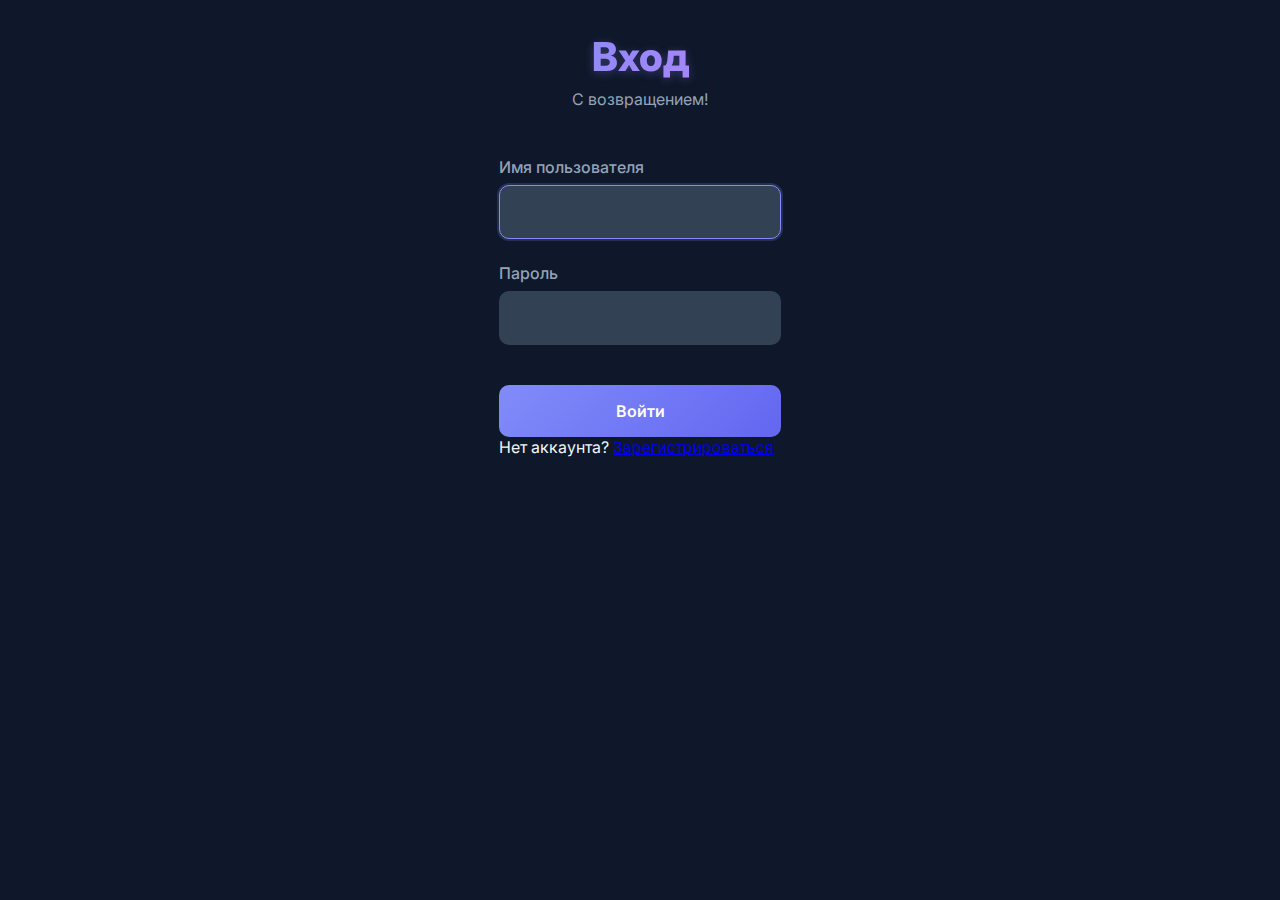
<file: src/main/resources/static/login.html>
<!DOCTYPE html>
<html lang="ru">

<head>
    <meta charset="UTF-8">
    <meta name="viewport" content="width=device-width, initial-scale=1.0">
    <title>Вход - Мои Задачи</title>
    <link rel="stylesheet" href="css/style.css">
    <link rel="preconnect" href="https://fonts.googleapis.com">
    <link rel="preconnect" href="https://fonts.gstatic.com" crossorigin>
    <link href="https://fonts.googleapis.com/css2?family=Inter:wght@400;500;600;800&display=swap" rel="stylesheet">
</head>

<body class="auth-page">
    <div class="auth-container">
        <header>
            <h1>Вход</h1>
            <p>С возвращением!</p>
        </header>

        <form action="/login" method="post" class="auth-form">
            <div class="form-group">
                <label for="username">Имя пользователя</label>
                <input type="text" id="username" name="username" required autofocus>
            </div>
            <div class="form-group">
                <label for="password">Пароль</label>
                <input type="password" id="password" name="password" required>
            </div>

            <!-- CSRF Token will be handled by Spring Security automatically for form login usually, 
                 but since we disabled csrf in config for simplicity, we don't need it here yet. -->

            <button type="submit" class="primary-btn">Войти</button>
        </form>

        <div class="auth-footer">
            <p>Нет аккаунта? <a href="/register.html">Зарегистрироваться</a></p>
        </div>

        <!-- Error message param handling -->
        <div id="error-msg" class="error-message" style="text-align: center; margin-top: 1rem;"></div>
        <script>
            const urlParams = new URLSearchParams(window.location.search);
            if (urlParams.has('error')) {
                document.getElementById('error-msg').textContent = 'Неверное имя пользователя или пароль';
            }
        </script>
    </div>
</body>

</html>
</file>
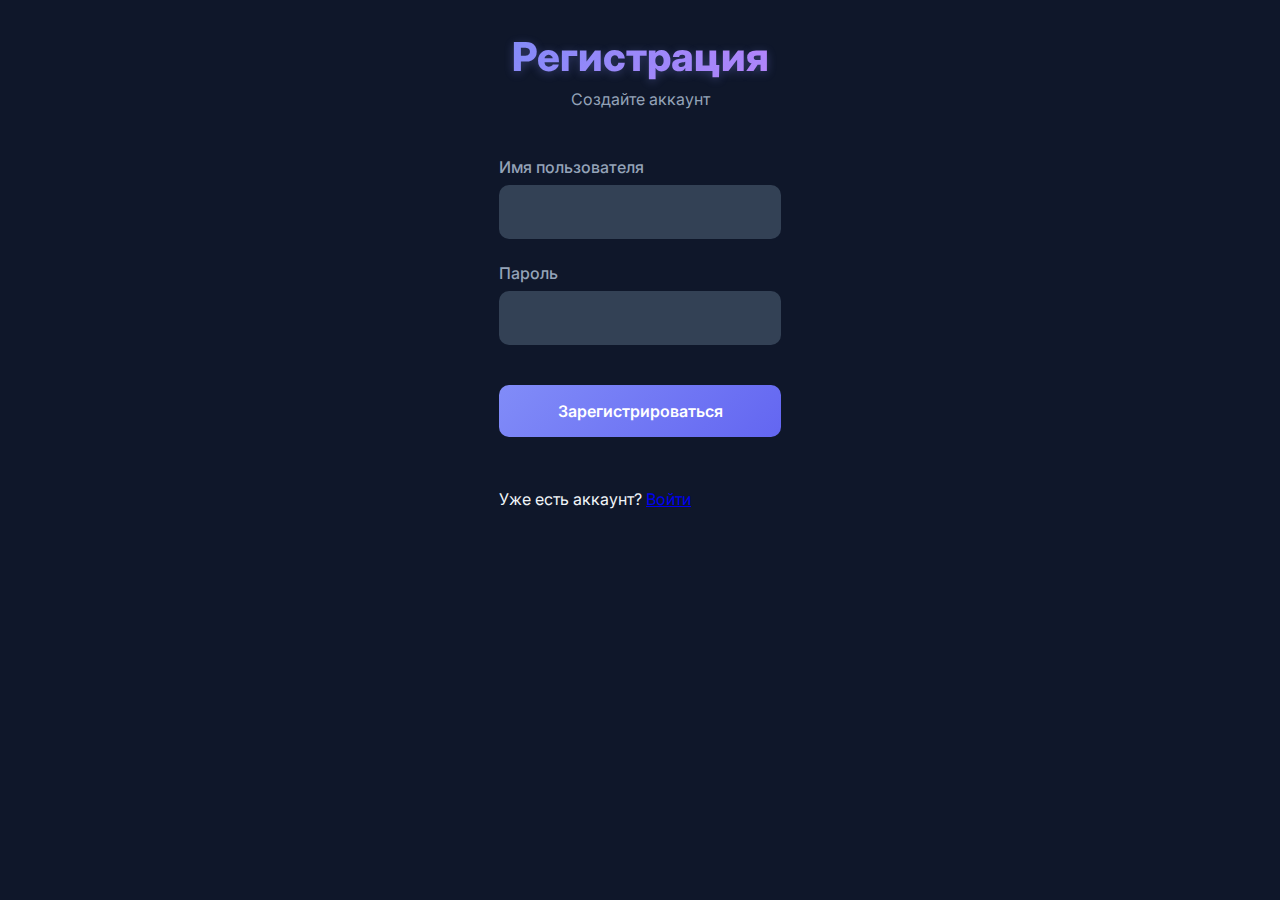
<file: src/main/resources/static/register.html>
<!DOCTYPE html>
<html lang="ru">

<head>
    <meta charset="UTF-8">
    <meta name="viewport" content="width=device-width, initial-scale=1.0">
    <title>Регистрация - Мои Задачи</title>
    <link rel="stylesheet" href="css/style.css">
    <link rel="preconnect" href="https://fonts.googleapis.com">
    <link rel="preconnect" href="https://fonts.gstatic.com" crossorigin>
    <link href="https://fonts.googleapis.com/css2?family=Inter:wght@400;500;600;800&display=swap" rel="stylesheet">
</head>

<body class="auth-page">
    <div class="auth-container">
        <header>
            <h1>Регистрация</h1>
            <p>Создайте аккаунт</p>
        </header>

        <form id="registerForm" class="auth-form">
            <div class="form-group">
                <label for="username">Имя пользователя</label>
                <input type="text" id="username" name="username" required>
            </div>
            <div class="form-group">
                <label for="password">Пароль</label>
                <input type="password" id="password" name="password" required>
            </div>

            <button type="submit" class="primary-btn">Зарегистрироваться</button>
            <div id="reg-error" class="error-message" style="text-align: center; margin-top: 1rem;"></div>
            <div id="reg-success" class="success-message"
                style="text-align: center; margin-top: 1rem; color: var(--success-color);"></div>
        </form>

        <div class="auth-footer">
            <p>Уже есть аккаунт? <a href="/login.html">Войти</a></p>
        </div>
    </div>

    <script>
        document.getElementById('registerForm').addEventListener('submit', async (e) => {
            e.preventDefault();
            const username = document.getElementById('username').value;
            const password = document.getElementById('password').value;
            const errorDiv = document.getElementById('reg-error');
            const successDiv = document.getElementById('reg-success');

            errorDiv.textContent = '';
            successDiv.textContent = '';

            try {
                const response = await fetch('/auth/register', {
                    method: 'POST',
                    headers: { 'Content-Type': 'application/json' },
                    body: JSON.stringify({ username, password })
                });

                if (response.ok) {
                    successDiv.textContent = 'Успешно! Перенаправление на вход...';
                    setTimeout(() => window.location.href = '/login.html', 1500);
                } else {
                    const text = await response.text();
                    errorDiv.textContent = text || 'Ошибка регистрации';
                }
            } catch (err) {
                errorDiv.textContent = 'Ошибка сети';
            }
        });
    </script>
</body>

</html>
</file>
<file: src/main/resources/static/css/style.css>
:root {
    /* Dark Theme Palette (Slate) */
    --primary-color: #818cf8;
    /* Bright Indigo */
    --primary-hover: #6366f1;
    --bg-color: #0f172a;
    /* Deep Dark Blue/Grey */
    --card-bg: #1e293b;
    /* Lighter Dark Blue/Grey */
    --input-bg: #334155;
    --border-color: #475569;

    --text-primary: #f1f5f9;
    /* Almost White */
    --text-secondary: #94a3b8;
    /* Muted Grey */

    --success-color: #34d399;
    --success-bg: rgba(16, 185, 129, 0.2);
    --warning-color: #fbbf24;
    --warning-bg: rgba(245, 158, 11, 0.2);
    --danger-color: #f87171;
    --danger-bg: rgba(239, 68, 68, 0.2);

    --border-radius: 16px;
    --shadow: 0 10px 15px -3px rgba(0, 0, 0, 0.5), 0 4px 6px -2px rgba(0, 0, 0, 0.3);
    --shadow-hover: 0 20px 25px -5px rgba(0, 0, 0, 0.6), 0 10px 10px -5px rgba(0, 0, 0, 0.5);
}

* {
    margin: 0;
    padding: 0;
    box-sizing: border-box;
    font-family: 'Inter', sans-serif;
}

body {
    background-color: var(--bg-color);
    color: var(--text-primary);
    min-height: 100vh;
    display: flex;
    justify-content: center;
    padding: 2rem;
    transition: background-color 0.3s;
}

.container {
    width: 100%;
    max-width: 800px;
}

header {
    text-align: center;
    margin-bottom: 3rem;
    animation: fadeInDown 0.8s ease-out;
}

header h1 {
    font-size: 2.5rem;
    font-weight: 800;
    background: linear-gradient(135deg, #818cf8 0%, #c084fc 100%);
    -webkit-background-clip: text;
    -webkit-text-fill-color: transparent;
    margin-bottom: 0.5rem;
    text-shadow: 0 2px 10px rgba(129, 140, 248, 0.3);
}

header p {
    color: var(--text-secondary);
}

/* Add Task Section */
.add-task-section {
    background: var(--card-bg);
    padding: 1.5rem;
    border-radius: var(--border-radius);
    box-shadow: var(--shadow);
    margin-bottom: 2rem;
    border: 1px solid var(--border-color);
    animation: fadeIn 1s ease-out;
}

.input-group {
    display: flex;
    gap: 1rem;
}

.input-group input {
    flex: 1;
    padding: 1rem 1.25rem;
    background-color: var(--input-bg);
    border: 1px solid transparent;
    border-radius: var(--border-radius);
    color: var(--text-primary);
    font-size: 1rem;
    transition: all 0.3s;
    outline: none;
}

.input-group input::placeholder {
    color: var(--text-secondary);
}

.input-group input:focus {
    border-color: var(--primary-color);
    box-shadow: 0 0 0 2px rgba(129, 140, 248, 0.2);
}

.input-group button {
    background: linear-gradient(135deg, var(--primary-color), var(--primary-hover));
    color: #fff;
    border: none;
    width: 60px;
    border-radius: var(--border-radius);
    font-size: 1.5rem;
    cursor: pointer;
    transition: all 0.3s;
    box-shadow: 0 4px 6px rgba(0, 0, 0, 0.2);
}

.input-group button:hover {
    transform: translateY(-2px);
    box-shadow: 0 6px 12px rgba(129, 140, 248, 0.4);
}

.error-message {
    color: var(--danger-color);
    font-size: 0.875rem;
    margin-top: 0.5rem;
    min-height: 20px;
}

/* Date Input */
.date-input {
    flex: 0 0 150px;
    /* Fixed width for date input */
}

/* Search Box */
.search-box {
    position: relative;
    width: 100%;
    max-width: 250px;
}

.search-box i {
    position: absolute;
    left: 1rem;
    top: 50%;
    transform: translateY(-50%);
    color: var(--text-secondary);
}

.search-box input {
    width: 100%;
    padding: 0.6rem 1rem 0.6rem 2.5rem;
    background-color: var(--input-bg);
    border: 1px solid transparent;
    border-radius: var(--border-radius);
    color: var(--text-primary);
    font-size: 0.9rem;
    outline: none;
    transition: all 0.3s;
}

.search-box input:focus {
    border-color: var(--primary-color);
    box-shadow: 0 0 0 2px rgba(129, 140, 248, 0.2);
}

.tasks-filters-bar {
    margin-bottom: 1.5rem;
    display: flex;
    gap: 1rem;
    overflow-x: auto;
    padding-bottom: 5px;
}

/* Task Meta Fixes */
.task-meta {
    flex-wrap: wrap;
}

.due-date {
    display: flex;
    align-items: center;
    gap: 0.3rem;
    font-size: 0.8rem;
    color: var(--text-secondary);
    background: rgba(255, 255, 255, 0.05);
    padding: 2px 8px;
    border-radius: 4px;
}

.due-date.overdue {
    color: var(--danger-color);
    background: var(--danger-bg);
}

/* Filter Section */
.tasks-header {
    display: flex;
    justify-content: space-between;
    align-items: center;
    margin-bottom: 1.5rem;
    flex-wrap: wrap;
    gap: 1rem;
}

.filters {
    display: flex;
    background: var(--card-bg);
    padding: 5px;
    border-radius: 12px;
    border: 1px solid var(--border-color);
}

.filter-btn {
    background: transparent;
    border: none;
    padding: 8px 16px;
    border-radius: 8px;
    cursor: pointer;
    font-weight: 500;
    color: var(--text-secondary);
    transition: all 0.3s;
}

.filter-btn.active {
    background: var(--input-bg);
    color: var(--text-primary);
    box-shadow: 0 2px 4px rgba(0, 0, 0, 0.2);
}

.filter-btn:hover:not(.active) {
    color: var(--text-primary);
}

/* Task List */
.task-list {
    display: flex;
    flex-direction: column;
    gap: 1rem;
}

.task-card {
    background: var(--card-bg);
    padding: 1.25rem;
    border-radius: var(--border-radius);
    box-shadow: var(--shadow);
    display: flex;
    justify-content: space-between;
    align-items: center;
    transition: all 0.2s;
    cursor: pointer;
    border: 1px solid var(--border-color);
    position: relative;
    overflow: hidden;
}

.task-card::before {
    content: '';
    position: absolute;
    left: 0;
    top: 0;
    width: 4px;
    height: 100%;
    background-color: transparent;
    transition: background-color 0.3s;
}

.task-card:hover {
    transform: translateY(-2px);
    box-shadow: var(--shadow-hover);
    border-color: var(--primary-color);
}

.task-card.status-PENDING::before {
    background-color: var(--warning-color);
}

.task-card.status-IN_PROGRESS::before {
    background-color: var(--primary-color);
}

.task-card.status-COMPLETED::before {
    background-color: var(--success-color);
}

.task-content h3 {
    font-size: 1.1rem;
    margin-bottom: 0.25rem;
    color: var(--text-primary);
}

.task-card.status-COMPLETED .task-content h3 {
    text-decoration: line-through;
    color: var(--text-secondary);
}

.task-meta {
    font-size: 0.85rem;
    color: var(--text-secondary);
    display: flex;
    gap: 1rem;
    align-items: center;
    margin-top: 0.5rem;
}

.status-badge {
    padding: 4px 10px;
    border-radius: 6px;
    font-size: 0.75rem;
    font-weight: 600;
    text-transform: uppercase;
    letter-spacing: 0.5px;
}

.status-PENDING .status-badge {
    background: var(--warning-bg);
    color: var(--warning-color);
}

.status-IN_PROGRESS .status-badge {
    background: rgba(129, 140, 248, 0.2);
    color: var(--primary-color);
}

.status-COMPLETED .status-badge {
    background: var(--success-bg);
    color: var(--success-color);
}

.task-actions {
    display: flex;
    gap: 0.5rem;
}

.action-btn {
    background: transparent;
    border: none;
    width: 36px;
    height: 36px;
    border-radius: 50%;
    cursor: pointer;
    color: var(--text-secondary);
    transition: all 0.2s;
    display: flex;
    align-items: center;
    justify-content: center;
}

.action-btn:hover {
    background-color: var(--input-bg);
    color: var(--text-primary);
}

.delete-btn:hover {
    background-color: var(--danger-bg);
    color: var(--danger-color);
}

/* Modal */
.modal {
    display: none;
    position: fixed;
    top: 0;
    left: 0;
    width: 100%;
    height: 100%;
    background-color: rgba(0, 0, 0, 0.8);
    z-index: 1000;
    backdrop-filter: blur(8px);
    justify-content: center;
    align-items: center;
}

.modal.show {
    display: flex;
    animation: fadeIn 0.2s;
}

.modal-content {
    background: var(--card-bg);
    padding: 2.5rem;
    border-radius: var(--border-radius);
    width: 100%;
    max-width: 500px;
    position: relative;
    border: 1px solid var(--border-color);
    box-shadow: var(--shadow-hover);
}

.close-modal {
    position: absolute;
    top: 1.5rem;
    right: 1.5rem;
    font-size: 1.5rem;
    cursor: pointer;
    color: var(--text-secondary);
    transition: color 0.2s;
}

.close-modal:hover {
    color: var(--text-primary);
}

.modal h2 {
    margin-bottom: 2rem;
    color: var(--text-primary);
}

.form-group {
    margin-bottom: 1.5rem;
}

.form-group label {
    display: block;
    margin-bottom: 0.5rem;
    font-weight: 500;
    color: var(--text-secondary);
}

.form-group input,
.form-group textarea,
.form-group select {
    width: 100%;
    padding: 1rem;
    background-color: var(--input-bg);
    border: 1px solid transparent;
    border-radius: 10px;
    color: var(--text-primary);
    font-size: 1rem;
    outline: none;
}

.form-group input:focus,
.form-group textarea:focus,
.form-group select:focus {
    border-color: var(--primary-color);
    box-shadow: 0 0 0 2px rgba(129, 140, 248, 0.2);
}

.primary-btn {
    width: 100%;
    padding: 1rem;
    background: linear-gradient(135deg, var(--primary-color), var(--primary-hover));
    color: white;
    border: none;
    border-radius: 10px;
    font-size: 1rem;
    font-weight: 600;
    cursor: pointer;
    transition: transform 0.2s, box-shadow 0.2s;
    margin-top: 1rem;
}

.primary-btn:hover {
    transform: translateY(-2px);
    box-shadow: 0 10px 15px -3px rgba(129, 140, 248, 0.4);
}

@keyframes fadeIn {
    from {
        opacity: 0;
    }

    to {
        opacity: 1;
    }
}

@keyframes fadeInDown {
    from {
        opacity: 0;
        transform: translateY(-20px);
    }

    to {
        opacity: 1;
        transform: translateY(0);
    }
}

.loading-spinner {
    text-align: center;
    padding: 2rem;
    color: var(--text-secondary);
}
</file>
